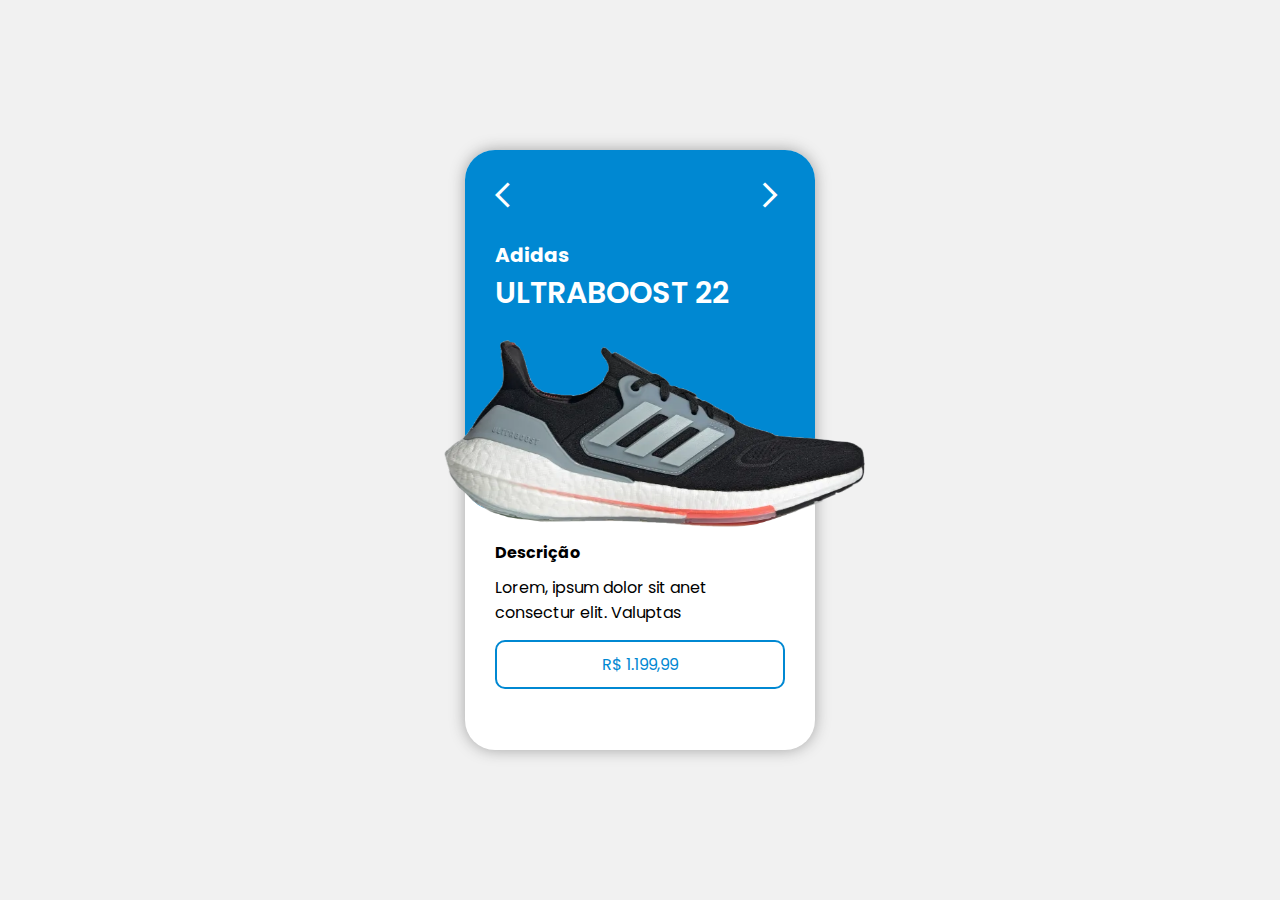
<file: card animation/index.html>
<!DOCTYPE html>
<html lang="pt-BR">

<head>
    <meta charset="UTF-8">
    <meta http-equiv="X-UA-Compatible" content="IE=edge">
    <meta name="viewport" content="width=device-width, initial-scale=1.0">
    <link rel="stylesheet"
        href="https://fonts.googleapis.com/css2?family=Material+Symbols+Outlined:opsz,wght,FILL,GRAD@20..48,100..700,0..1,-50..200" />
    <link rel="stylesheet" href="style.css">
    <title>DevThLima - Card Animation</title>
</head>

<body>
    <div class="container">
        <div class="card">
            <img src="img/tenis-1.png" alt="tenis" id="tenis-1">
            <img src="img/tenis-2.png" alt="tenis" id="tenis-2">
            <div class="card-itens">
                <div class="card-top">
                    <div class="icons">
                        <span class="material-symbols-outlined" id="left">arrow_back_ios</span>
                        <span class="material-symbols-outlined" id="right">arrow_forward_ios</span>
                    </div>
                    <h3>Adidas</h3>
                    <h1>ULTRABOOST 22</h1>
                </div>
                <div class="card-bottom">
                    <h3>Descrição</h3>
                    <p>Lorem, ipsum dolor sit anet consectur elit. Valuptas</p>
                    <a href="#" class="btn">R$ 1.199,99</a>
                </div>
            </div>
        </div>
    </div>



    <script src="script.js"></script>
</body>

</html>
</file>
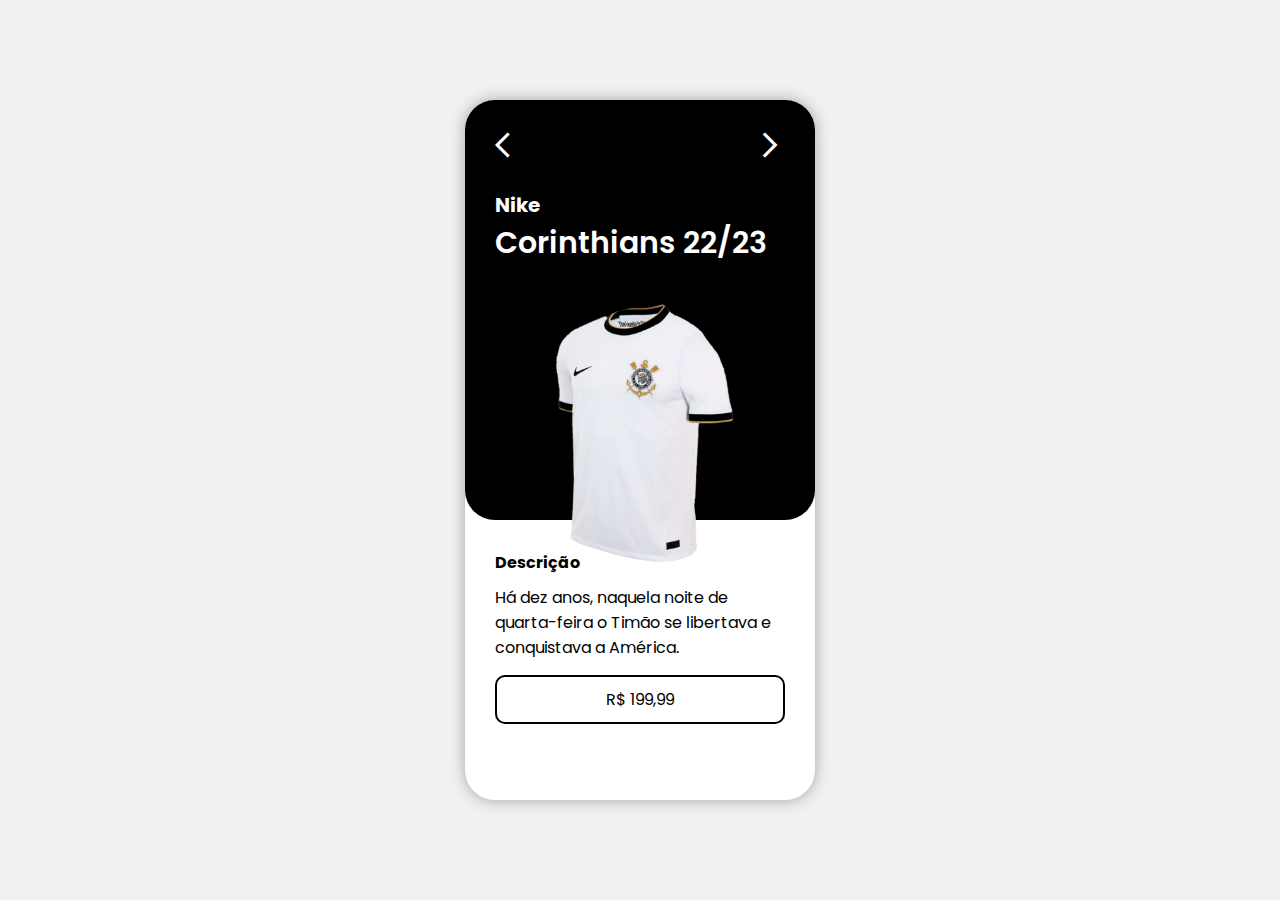
<file: corinthians card animation/index.html>
<!DOCTYPE html>
<html lang="pt-BR">

<head>
    <meta charset="UTF-8">
    <meta http-equiv="X-UA-Compatible" content="IE=edge">
    <meta name="viewport" content="width=device-width, initial-scale=1.0">
    <link rel="stylesheet"
        href="https://fonts.googleapis.com/css2?family=Material+Symbols+Outlined:opsz,wght,FILL,GRAD@20..48,100..700,0..1,-50..200" />
    <link rel="stylesheet" href="style.css">
    <title>DevThLima - Card Animation</title>
</head>

<body>
    <div class="container">
        <div class="card">

            <img src="img/Corinthians-1.png" alt="corinthians" id="corinthians-1">
            <img src="img/Corinthians-2.png" alt="corinthians" id="corinthians-2">


            <div class="card-itens">
                <div class="card-top">
                    <div class="icons">
                        <span class="material-symbols-outlined" id="left">arrow_back_ios</span>
                        <span class="material-symbols-outlined" id="right">arrow_forward_ios</span>
                    </div>
                    <h3>Nike</h3>
                    <h1>Corinthians 22/23</h1>
                </div>
                <div class="card-bottom">
                    <h3>Descrição</h3>
                    <p>Há dez anos, naquela noite de quarta-feira o Timão se libertava e conquistava a América.</p>
                    <a href="#" class="btn">R$ 199,99</a>
                </div>
            </div>
        </div>
    </div>



    <script src="script.js"></script>
</body>

</html>
</file>
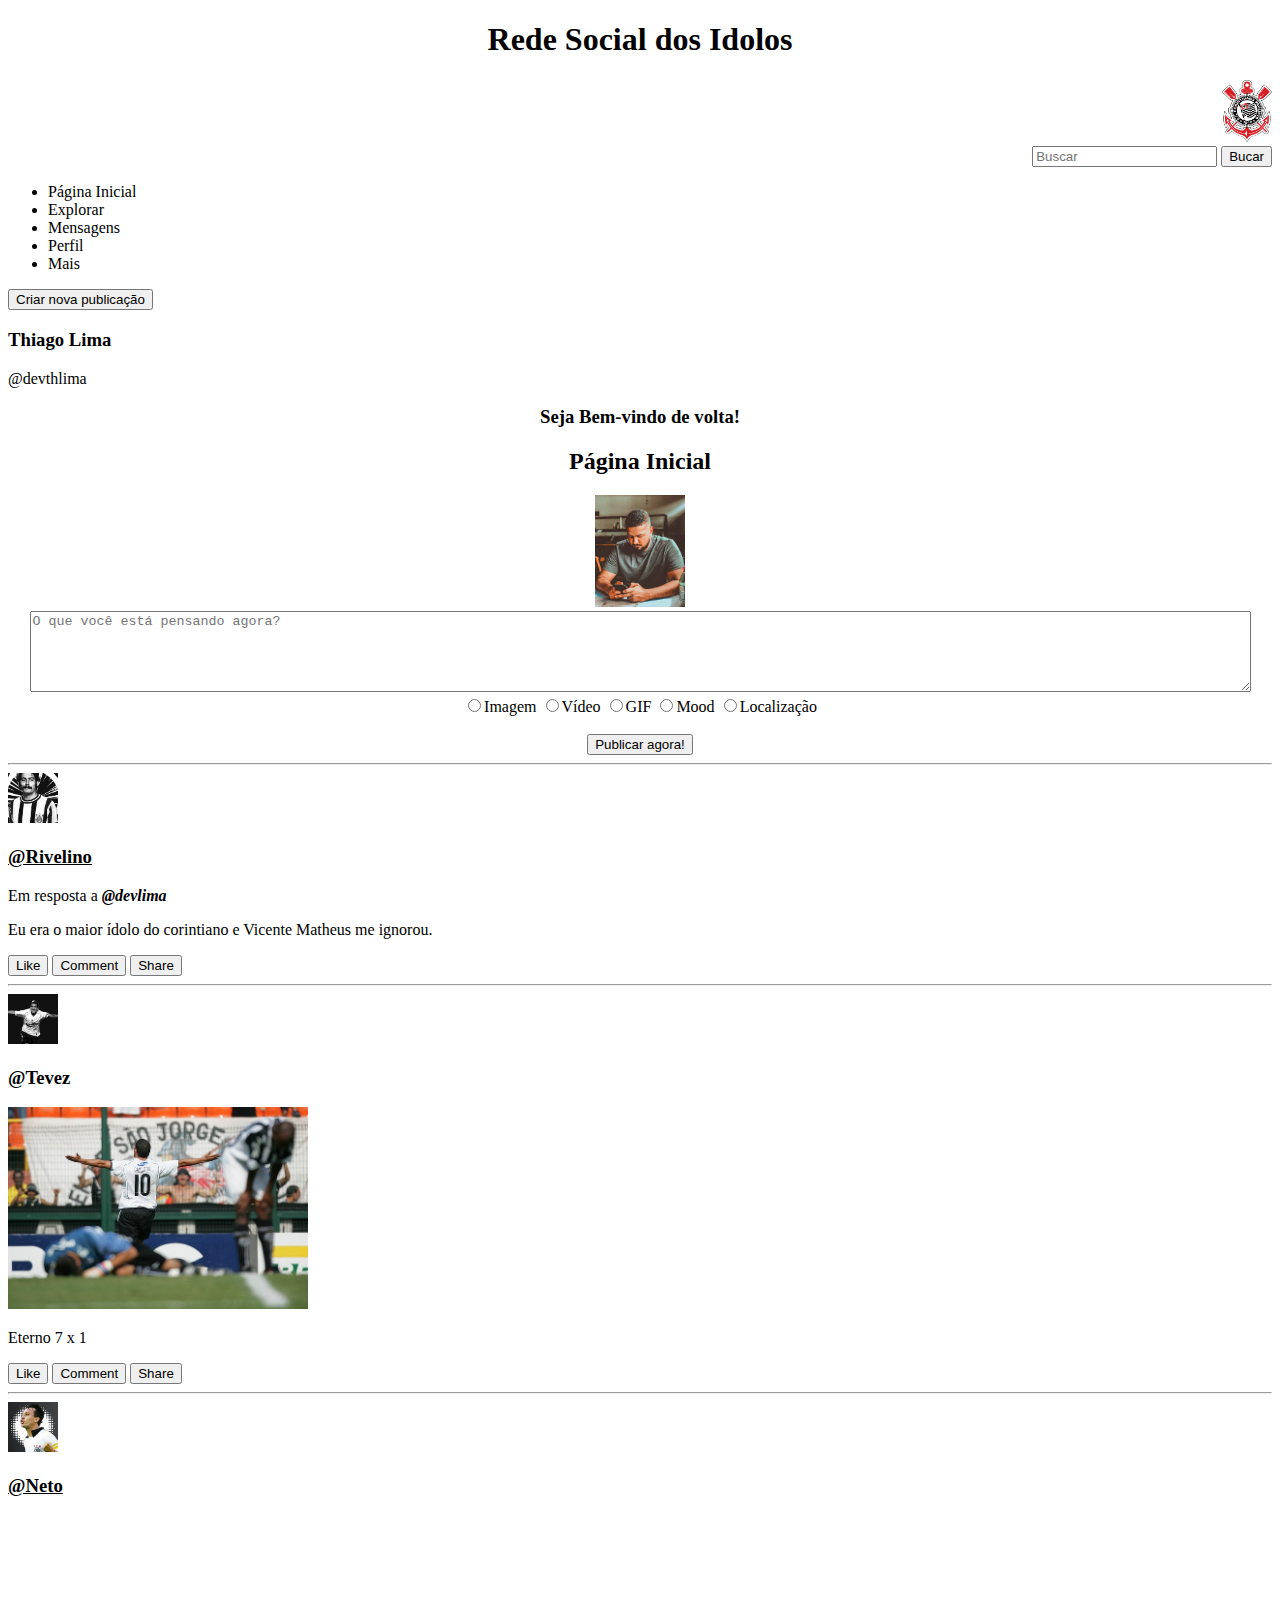
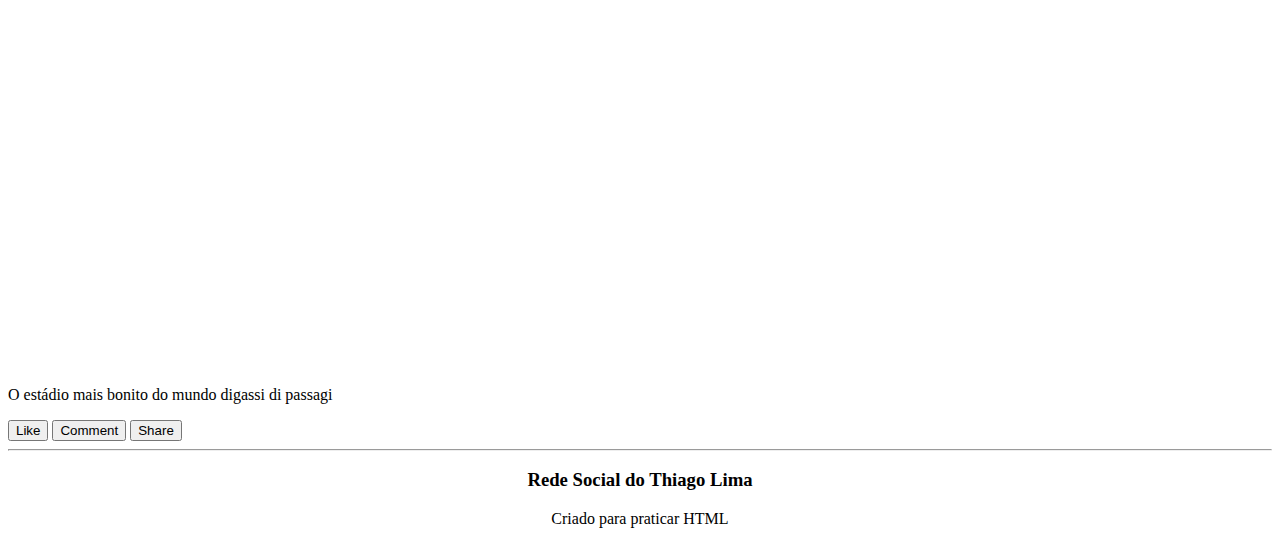
<file: redesocial/index.html>
<!DOCTYPE html>
<html lang="en">

<head>
    <meta charset="UTF-8">
    <meta http-equiv="X-UA-Compatible" content="IE=edge">
    <meta name="viewport" content="width=device-width, initial-scale=1.0">
    <title>Rede Social do Idolos</title>
</head>

<body>
    <header>
        <h1 align="center"> Rede Social dos Idolos</h1>

        <div align="right">
            <img src="./img/corinthians-logo.png" alt="logo Rede Social idolos" width="50"><br>
            <input type="search" placeholder="Buscar">
            <input type="button" value="Bucar">
        </div>
    </header>

    <aside>
        <nav>
            <ul>
                <li>Página Inicial</li>
                <li>Explorar</li>
                <li>Mensagens</li>
                <li>Perfil</li>
                <li>Mais</li>
            </ul>
            <input type="button" value="Criar nova publicação">

            <div>
                <h3>Thiago Lima</h3>
                <p>@devthlima</p>
            </div>
        </nav>
    </aside>
    <section align="center" name="publicacao">
        <h3>Seja Bem-vindo de volta!</h3>
        <h2>Página Inicial</h2>

        <img src="./img/thiagolima.jpg" alt="Foto Perfil" width="90">
        <textarea name="oQueVoceEstaPensando" cols="150" rows="5"
            placeholder="O que você está pensando agora?"></textarea>

        <br>

        <input id="imagem" name="mediatype" type="radio"><label for="imagem">Imagem</label>
        <input id="Vídeo" name="mediatype" type="radio"><label for="Vídeo">Vídeo</label>
        <input id="GIF" name="mediatype" type="radio"><label for="GIF">GIF</label>
        <input id="Mood" name="mediatype" type="radio"><label for="Mood">Mood</label>
        <input id="Localização" name="mediatype" type="radio"><label for="Localização">Localização</label>
        <br>
        <br>

        <input type="button" value="Publicar agora!">
        <hr>
    </section>

    <section>
        <article>
            <img width="50" src="./img/rivellino.jpg" alt="foto Rivelino">
            <h3><u>@Rivelino</u></h3>
            <p>
                Em resposta a <em><strong>@devlima</strong></em>
            </p>
            <p>Eu era o maior ídolo do corintiano e Vicente Matheus me ignorou. </p>
            <input type="button" value="Like">
            <input type="button" value="Comment">
            <input type="button" value="Share">
            <hr>

            <img width="50" src="./img/tevez.png" alt="foto perfil Tevez">
            <h3><b>@Tevez</b></h3>
            <img width="300" src="./img/tevez-gol.jpg" alt="Publicação Tevez">
            <p>Eterno 7 x 1 </p>
            <input type="button" value="Like">
            <input type="button" value="Comment">
            <input type="button" value="Share">
            <hr>
        </article>
        <article>
            <img width="50" src="./img/neto.jpg" alt="foto perfil Neto">
            <h3><u>@Neto</u></h3>
            <iframe
                src="https://goo.gl/maps/AWcRm7aQe45A3FZs8"
                width="600" height="450" style="border: 0" allowfullscreen="" loading="lazy">
            </iframe>

            <p>O estádio mais bonito do mundo digassi di passagi </p>
            <input type="button" value="Like">
            <input type="button" value="Comment">
            <input type="button" value="Share">
            <hr>

        </article>
    </section>

</body>
<footer align="center">
    <h3>Rede Social do Thiago Lima</h3>
    Criado para praticar HTML
</footer>

</html>
</file>
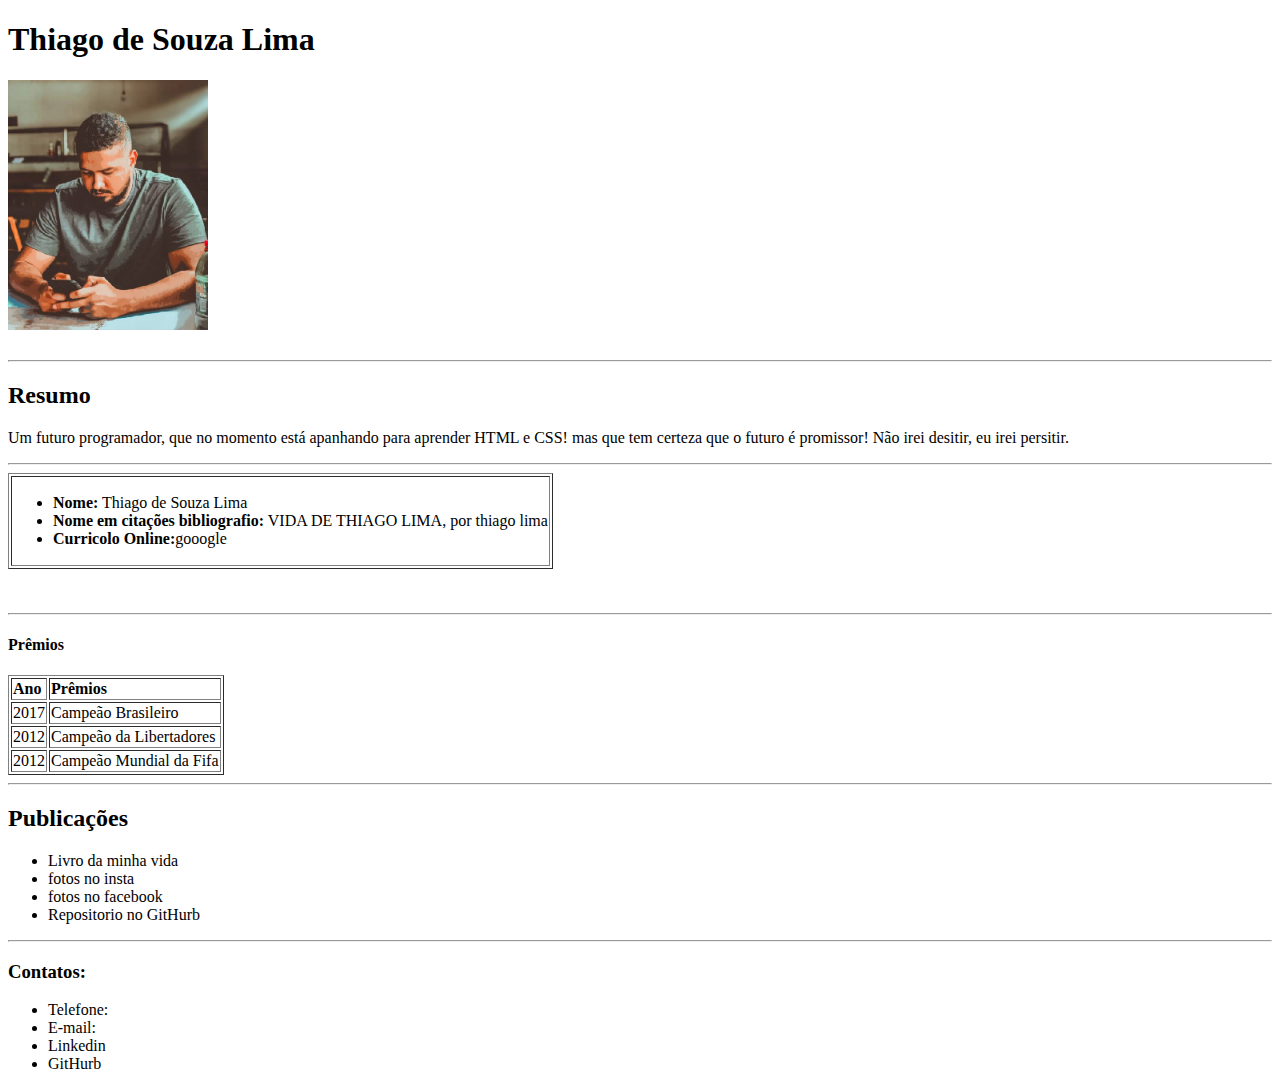
<file: curriculo/curriculo.html>
<!DOCTYPE html>
<html lang="pt-BR">

<head>
    <meta charset="UTF-8">
    <meta http-equiv="X-UA-Compatible" content="IE=edge">
    <meta name="viewport" content="width=device-width, initial-scale=1.0">
    <title>Currículo Thiago Lima</title>
</head>

<body>
    <header>
        <h1>Thiago de Souza Lima</h1>
        <img src="thiagolima.jpg" alt="Foto Thiago Lima" height="250px">
        <br><br>
        <hr>
        <h2>Resumo</h2>
        <p>
            Um futuro programador, que no momento está apanhando para aprender HTML e CSS!
            mas que tem certeza que o futuro é promissor! Não irei desitir, eu irei persitir.
        </p>
        <hr>
    </header>
    <header>
        <table border="1">
            <tr>
                <td>
                    <ul>
                        <li><strong>Nome:</strong> Thiago de Souza Lima</li>
                        <li><strong>Nome em citações bibliografio:</strong> VIDA DE THIAGO LIMA, por thiago lima</li>
                        <li><strong>Curricolo Online:</strong>gooogle</li>
                    </ul>
                </td>
            </tr>
        </table>
    </header>
    <br><br>
    <hr>
    <article>
        <h4>Prêmios</h4>
        <table border="1">
            <tr>
                <td><strong>Ano</strong></td>
                <td><strong>Prêmios</strong></td>
            </tr>
            <tr>
                <td>2017</td>
                <td>Campeão Brasileiro</td>
            </tr>
            <tr>
                <td>2012</td>
                <td>Campeão da Libertadores</td>
            </tr>
            <tr>
                <td>2012</td>
                <td>Campeão Mundial da Fifa</td>
            </tr>
        </table>
        <hr>
    </article>
    <section>
        <h2>Publicações</h2>
        <ul>
            <li>Livro da minha vida</li>
            <li>fotos no insta</li>
            <li>fotos no facebook</li>
            <li>Repositorio no GitHurb</li>
        </ul>
    </section>
    <hr>
    <footer>
        <h3>Contatos:</h3>
        <ul>
            <li>Telefone:</li>
            <li>E-mail:</li>
            <li>Linkedin</li>
            <li>GitHurb</li>
        </ul>
    </footer>
</body>

</html>
</file>
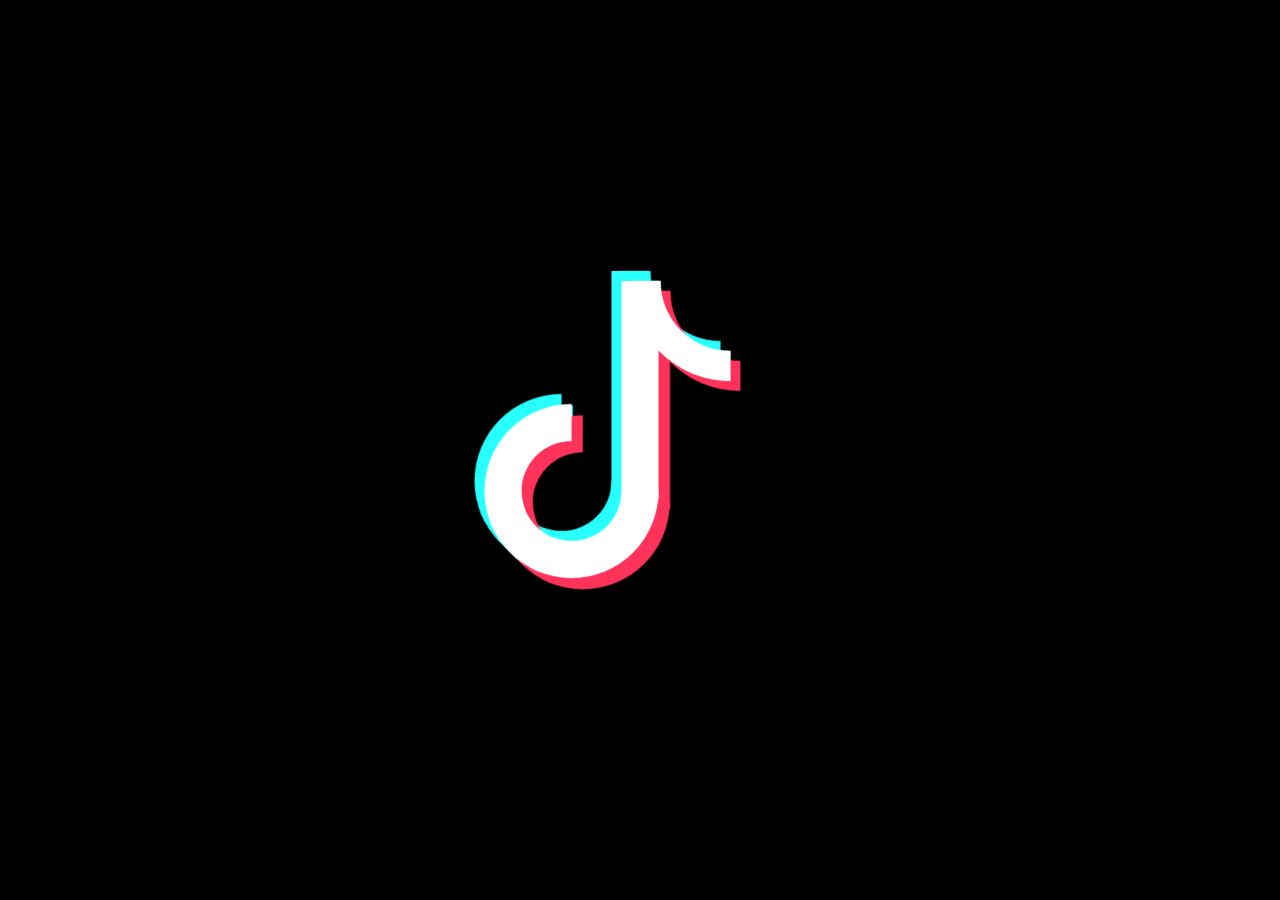
<file: icone-tiktok/tiktok.html>
<!DOCTYPE html>
<html lang="en">
<head>
    <meta charset="UTF-8">
    <meta http-equiv="X-UA-Compatible" content="IE=edge">
    <meta name="viewport" content="width=device-width, initial-scale=1.0">
    <link rel="stylesheet" href="style.css">
    <title>Logo do Tiktok</title>
</head>
<body>
    <div class="rede-vizinha"></div>
</body>
</html>
</file>
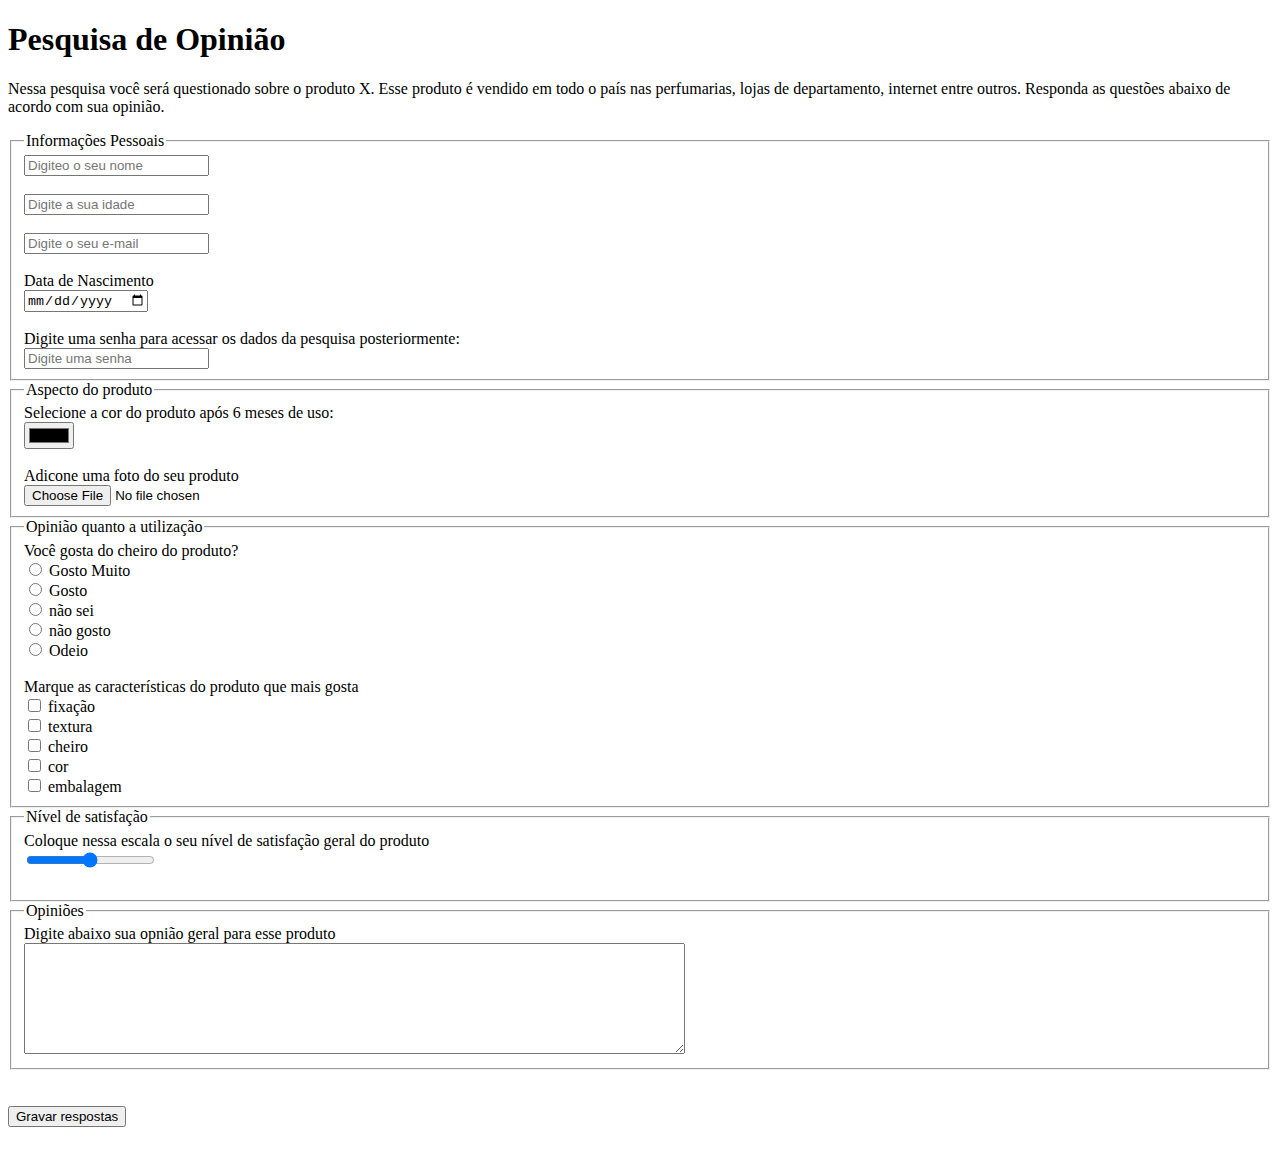
<file: questionario/questionario.html>
<!DOCTYPE html>
<html lang="en">

<head>
    <meta charset="UTF-8">
    <meta http-equiv="X-UA-Compatible" content="IE=edge">
    <meta name="viewport" content="width=device-width, initial-scale=1.0">
    <title>Questionário</title>
</head>

<body>
    <header>
        <h1>Pesquisa de Opinião</h1>
    </header>

    <article>
        <p>Nessa pesquisa você será questionado sobre o produto X.
            Esse produto é vendido em todo o país nas perfumarias, lojas
            de departamento, internet entre outros. Responda as questões
            abaixo de acordo com sua opinião.
        </p>
    </article>

    <fieldset>
        <legend>Informações Pessoais</legend>

        <input type="text" placeholder="Digiteo o seu nome"><br><br>
        <input type="text" placeholder="Digite a sua idade"><br><br>
        <input type="email" placeholder="Digite o seu e-mail"><br><br>

        <label>Data de Nascimento</label><br>
        <input type="date" name="date" id="dtNascimento"><br><br>

        <label>Digite uma senha para acessar os dados da pesquisa posteriormente:</label><br>
        <input type="password" placeholder="Digite uma senha">
    </fieldset>

    <fieldset>
        <legend>Aspecto do produto</legend>

        <label>Selecione a cor do produto após 6 meses de uso:</label><br>
        <input type="color">
        
        <br><br>
    
        <label>Adicone uma foto do seu produto</label><br>
        <input type="file" name="file" id="arquivoProduto">

    </fieldset>

    <fieldset>
        <legend>Opinião quanto a utilização</legend>

        <label> Você gosta do cheiro do produto?</label><br>
        <input type="radio" name="gostmuito" id="gostomuito">
        <label> Gosto Muito</label><br>
        <input type="radio" name="gostmuito" id="gostomuito">
        <label> Gosto </label><br>
        <input type="radio" name="gostmuito" id="gostomuito">
        <label>não sei</label><br>
        <input type="radio" name="gostmuito" id="gostomuito">
        <label>não gosto</label><br>
        <input type="radio" name="gostmuito" id="gostomuito">
        <label>Odeio</label><br><br>


        <label>Marque as características do produto que mais gosta</label><br>
        <input type="checkbox" name="caracteristica" id="fixação" value="fixação">
        <label>fixação</label><br>
        <input type="checkbox" name="caracteristica" id="projecao" value="projecao">
        <label>textura</label><br>
        <input type="checkbox" name="caracteristica" id="cheiro" value="cheiro">
        <label>cheiro</label><br>
        <input type="checkbox" name="caracteristica" id="cor" value="cor">
        <label>cor</label><br>
        <input type="checkbox" name="caracteristica" id="embalagem" value="embalagem">
        <label>embalagem</label><br>

    </fieldset>

    <fieldset>
        <legend>Nível de satisfação</legend>

        <label>Coloque nessa escala o seu nível de satisfação geral do produto</label><br>
        <input type="range" min="1" max="100" value="50" class="satisfacaoGeral" id="satisfacaoGeral">
        <br><br>
    </fieldset>

    <fieldset>
        <legend>Opiniões</legend>

        <label> Digite abaixo sua opnião geral para esse produto</label><br>
        <textarea cols="80" rows="7"></textarea>
    </fieldset>

    <br><br>
    <input type="submit" name="submit" value="Gravar respostas">
    <br><br>
</body>

</html>
</file>
<file: card animation/style.css>
@import url('https://fonts.googleapis.com/css2?family=Poppins:wght@300;400;500;600&display=swap');

*{ 
    margin: 0;
    padding: 0;
    box-sizing: border-box;
    font-family: 'Poppins', sans-serif;
}
body {
    background: #f1f1f1;
}
.container {
    width: 600px;
    height: 100vh;
    display: flex;
    align-items: center;
    justify-content: center;
    margin: auto;
    overflow: hidden;
}

.card { 
    width: 350px;
    height: 600px;
    position: relative;
    background: #fff;
    border-radius: 30px;
    box-shadow: 0 0 15px 0 rgb(163, 163, 163);
}

.card-itens { 
    width: 100%;
    height: 100%;
}

.card-top { 
    width: 100%;
    height: 60%;
    background: #0088d2;
    border-radius: 30px;
    color: #fff;
}

.icons {
    display: flex;
    justify-content: space-between;
}
.icons span{
    cursor: pointer;
    padding: 1em;
    font-size: 30px;
}

.card-top h3{
    font-size: 20px;
    padding-left: 1.5em;
}
.card-top h1{
    font-size: 30px;
    padding-left: 1em;
    font-weight: 600;
}

.card-bottom{
    padding: 30px;
    display: flex;
    flex-direction: column;
}

.card-bottom h3 { 
    font-size: 16px;
    margin-bottom: 10px;
}

.card-bottom p {
    text-align: left;
}

.btn{
    display: flex;
    align-items: center;
    justify-content: center;
    padding: 10px;
    width: 100%;
    border: 2px solid #0088d2;
    margin-top: 15px;
    border-radius: 10px;
    font-size: 16px;
    color: #0088d2;
    text-decoration: none;
    transition: all 0.5s;
}

.btn:hover{
    border: 2px solid #0088d2;
    background: #0088d2;
    color: #fff;
}

#tenis-1,
#tenis-2{
    width: 450px;
    position: absolute;
    top: 190px;
    transition: 1s;
}

#tenis-1{
    left: -50px
}
#tenis-2{
    left: -650px;
}
</file>
<file: corinthians card animation/style.css>
@import url('https://fonts.googleapis.com/css2?family=Poppins:wght@300;400;500;600&display=swap');

*{ 
    margin: 0;
    padding: 0;
    box-sizing: border-box;
    font-family: 'Poppins', sans-serif;
}
body {
    background: #f1f1f1;
}
.container {
    width: 600px;
    height: 100vh;
    display: flex;
    align-items: center;
    justify-content: center;
    margin: auto;
    overflow: hidden;
}

.card { 
    width: 350px;
    height: 700px;
    position: relative;
    background: #fff;
    border-radius: 30px;
    box-shadow: 0 0 15px 0 rgb(163, 163, 163);
}


.card-itens { 
    width: 100%;
    height: 100%;
}

.card-top { 
    width: 100%;
    height: 60%;
    background: #000000;
    border-radius: 30px;
    color: #fff;
}

.icons {
    display: flex;
    justify-content: space-between;
}
.icons span{
    cursor: pointer;
    padding: 1em;
    font-size: 30px;
}

.card-top h3{
    font-size: 20px;
    padding-left: 1.5em;
}
.card-top h1{
    font-size: 30px;
    padding-left: 1em;
    font-weight: 600;
}

.card-bottom{
    padding: 30px;
    display: flex;
    flex-direction: column;
}

.card-bottom h3 { 
    font-size: 16px;
    margin-bottom: 10px;
}

.card-bottom p {
    text-align: left;
}

.btn{
    display: flex;
    align-items: center;
    justify-content: center;
    padding: 10px;
    width: 100%;
    border: 2px solid #000000;
    margin-top: 15px;
    border-radius: 10px;
    font-size: 16px;
    color: #000000;
    text-decoration: none;
    transition: all 0.5s;
}

.btn:hover{
    border: 2px solid #AD8843;
    background: #AD8843;
    color: #000000;
}

#corinthians-1,
#corinthians-2{
    margin-left: 90px;
    width: 80%;
    position: absolute;
    top: 190px;
    transition: 1s;
}

#corinthians-1{
    left: -50px
}
#corinthians-2{
    left: -650px;
}
</file>
<file: icone-tiktok/style.css>
body { 
    margin: 0;
    padding: 0;
    background: #000;
    position: absolute;
    top: 50%;
    left: 50%;
    transform: translate(-50%, -50%);
}

.rede-vizinha { 
    position: relative;
    width: 37px;
    height: 218px;
    margin: 100px;
    z-index: 1;
    background: #fff;
    filter: drop-shadow(-10px -10px 0 #24f6f0)
    brightness(110%);
    box-shadow: 11.6px 10px 0 0 #fe2d52;
    top: -60px;
}

.rede-vizinha::before {
    content: "";
    position: absolute;
    width: 100px;
    height: 100px;
    border: 37px solid #fff;
    border-top: 37px solid transparent;
    border-radius: 50%;
    top: 123px;
    left: -137px;
    transform: rotate(45deg);
    filter: drop-shadow(16px 0px 0 #fe2d52);
}

.rede-vizinha::after { 
    content: "";
    position: absolute;
    width: 140px;
    height: 140px;
    border: 30px solid #fff;
    border-right: 30px solid transparent;
    border-top: 30px solid transparent;
    border-left: 30px solid transparent;
    top: -100px;
    right: -172px;
    border-radius: 100%;
    transform: rotate(45deg);
    z-index: -10;
    filter: drop-shadow(14px 0 0 #fe2d52)


}
</file>
